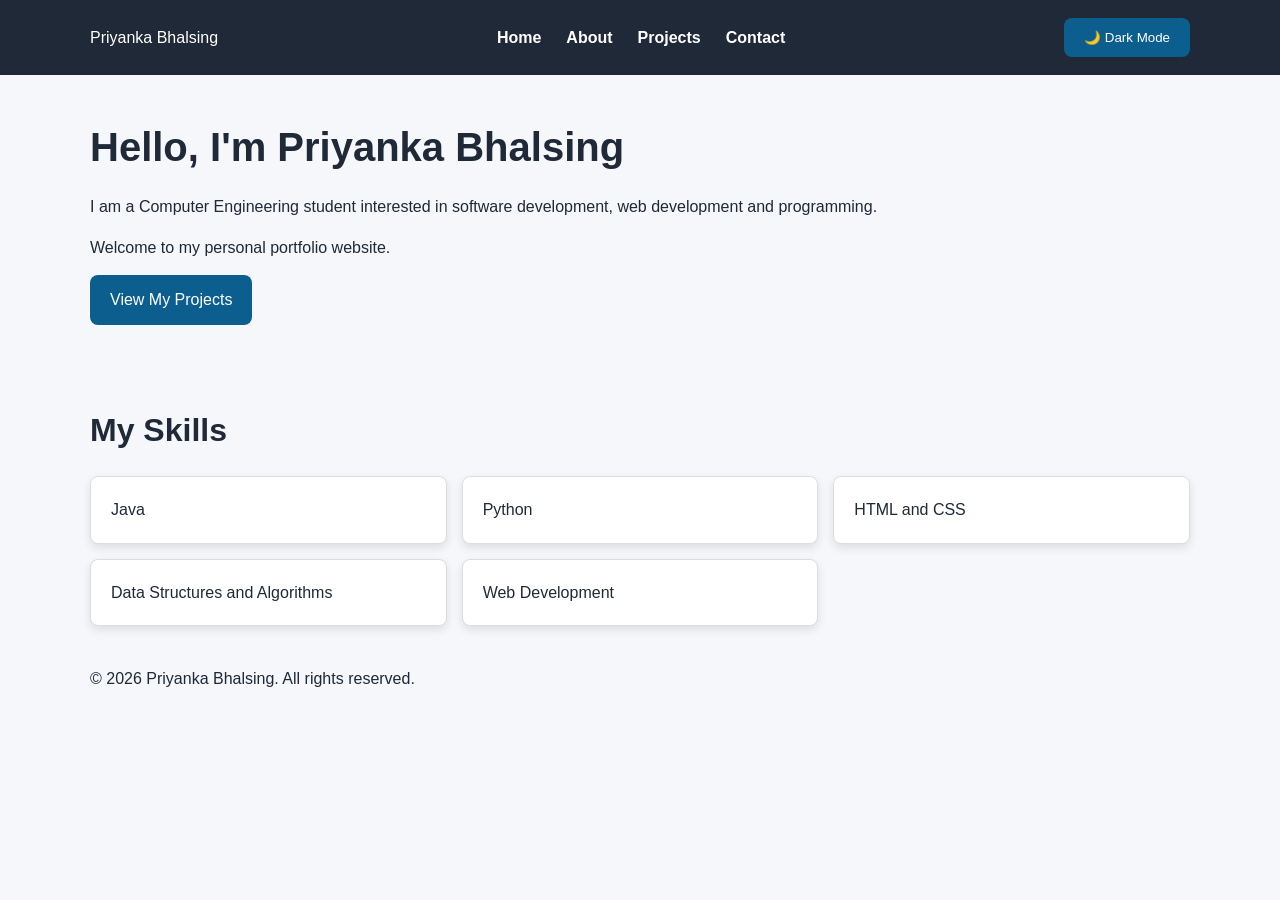
<file: index.html>
<!DOCTYPE html>
<html lang="en">

<head>
    <meta charset="UTF-8">

    <meta name="viewport" content="width=device-width, initial-scale=1.0">

    <meta name="description"
          content="Priyanka Bhalsing - Computer Engineering student portfolio showcasing skills, projects and contact information.">

    <meta name="author" content="Priyanka Bhalsing">

    <meta name="robots" content="index, follow">

    <title>Priyanka Bhalsing | Computer Engineering Student</title>

    <link rel="stylesheet" href="css/style.css">
</head>

<body>

    <!-- Skip link helps keyboard and screen-reader users -->
    <a href="#main-content" class="skip-link">
        Skip to main content
    </a>

    <header>

        <nav class="navbar container" aria-label="Main navigation">

            <a href="index.html" aria-label="Go to Home page">
                Priyanka Bhalsing
            </a>

            <ul class="nav-links">

                <li>
                    <a href="index.html" aria-current="page">
                        Home
                    </a>
                </li>

                <li>
                    <a href="about.html">
                        About
                    </a>
                </li>

                <li>
                    <a href="projects.html">
                        Projects
                    </a>
                </li>

                <li>
                    <a href="contact.html">
                        Contact
                    </a>
                </li>

            </ul>

            <!-- Light/Dark Mode Button -->
            <button
                type="button"
                id="theme-toggle"
                aria-label="Toggle dark mode"
                aria-pressed="false">
                🌙 Dark Mode
            </button>

        </nav>

    </header>

    <main id="main-content">

        <section
            class="container"
            aria-labelledby="intro-heading">

            <h1 id="intro-heading">
                Hello, I'm Priyanka Bhalsing
            </h1>

            <p>
                I am a Computer Engineering student interested in
                software development, web development and programming.
            </p>

            <p>
                Welcome to my personal portfolio website.
            </p>

            <a href="projects.html" class="btn">
                View My Projects
            </a>

        </section>

        <section
            class="container"
            aria-labelledby="skills-heading">

            <h2 id="skills-heading">
                My Skills
            </h2>

            <ul>

                <li>Java</li>

                <li>Python</li>

                <li>HTML and CSS</li>

                <li>Data Structures and Algorithms</li>

                <li>Web Development</li>

            </ul>

        </section>

    </main>

    <footer>

        <div class="container">

            <p>
                &copy; 2026 Priyanka Bhalsing. All rights reserved.
            </p>

        </div>

    </footer>
<script src="js/script.js"></script>
</body>
</html>
</file>
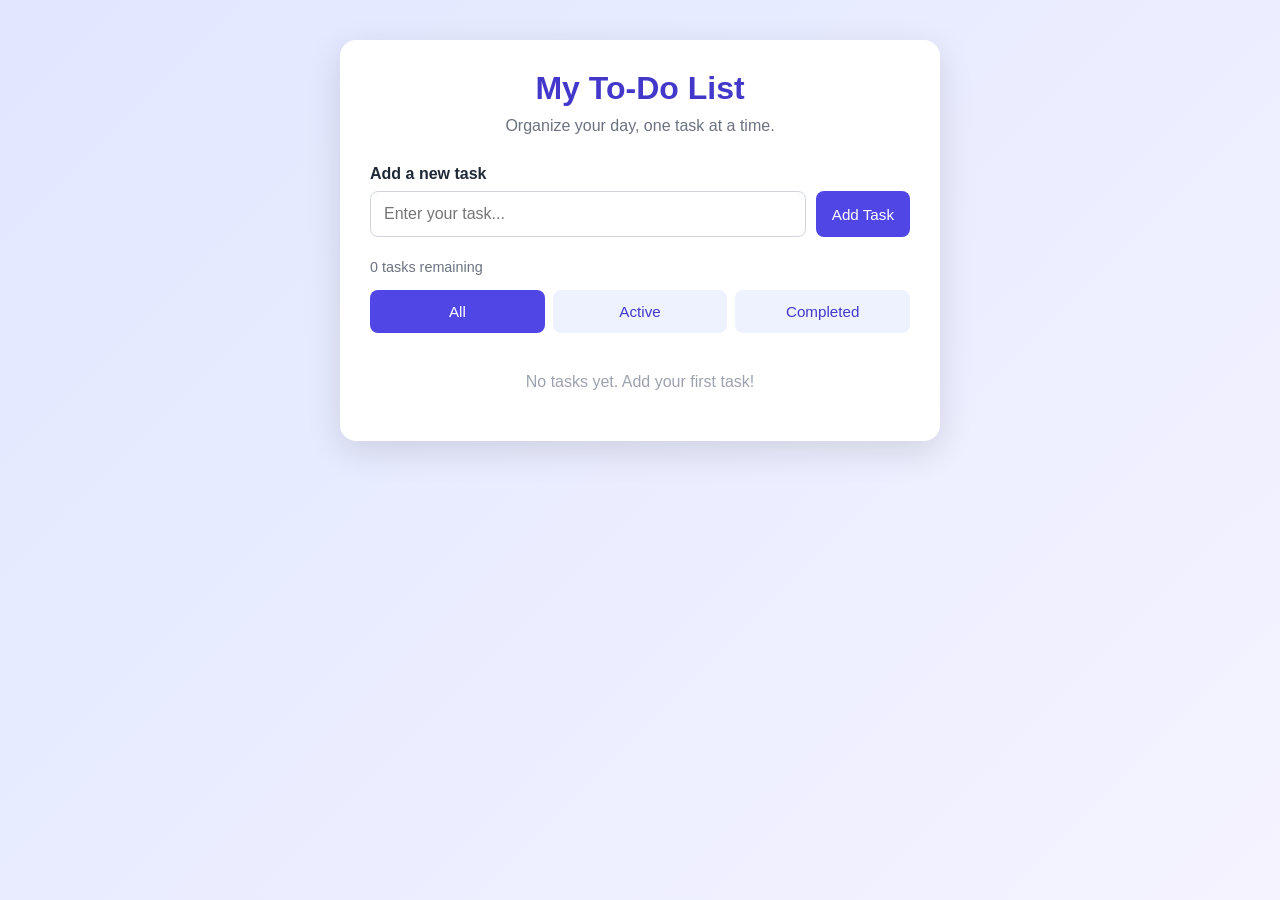
<file: todo-app/index.html>
<!DOCTYPE html>
<html lang="en">
<head>
    <meta charset="UTF-8">
    <meta name="viewport" content="width=device-width, initial-scale=1.0">
    <meta name="description" content="A simple To-Do List application to manage daily tasks.">
    <title>My To-Do List</title>
    <link rel="stylesheet" href="style.css">
    <script src="script.js" defer></script>
</head>
<body>
    <main class="todo-container">
        <h1>My To-Do List</h1>
        <p class="subtitle">Organize your day, one task at a time.</p>

        <form id="todo-form">
            <label for="task-input">Add a new task</label>
            <div class="input-group">
                <input
                    type="text"
                    id="task-input"
                    placeholder="Enter your task..."
                    maxlength="200"
                    required
                >
                <button type="submit">Add Task</button>
            </div>
        </form>

        <p id="task-count" aria-live="polite">0 tasks remaining</p>

        <div class="filters" role="group" aria-label="Filter tasks">
            <button type="button" class="filter-btn active" data-filter="all" aria-pressed="true">All</button>
            <button type="button" class="filter-btn" data-filter="active" aria-pressed="false">Active</button>
            <button type="button" class="filter-btn" data-filter="completed" aria-pressed="false">Completed</button>
        </div>

        <ul id="task-list" aria-label="Your tasks"></ul>

        <p id="empty-message">No tasks yet. Add your first task!</p>
    </main>
</body>
</html>
</file>
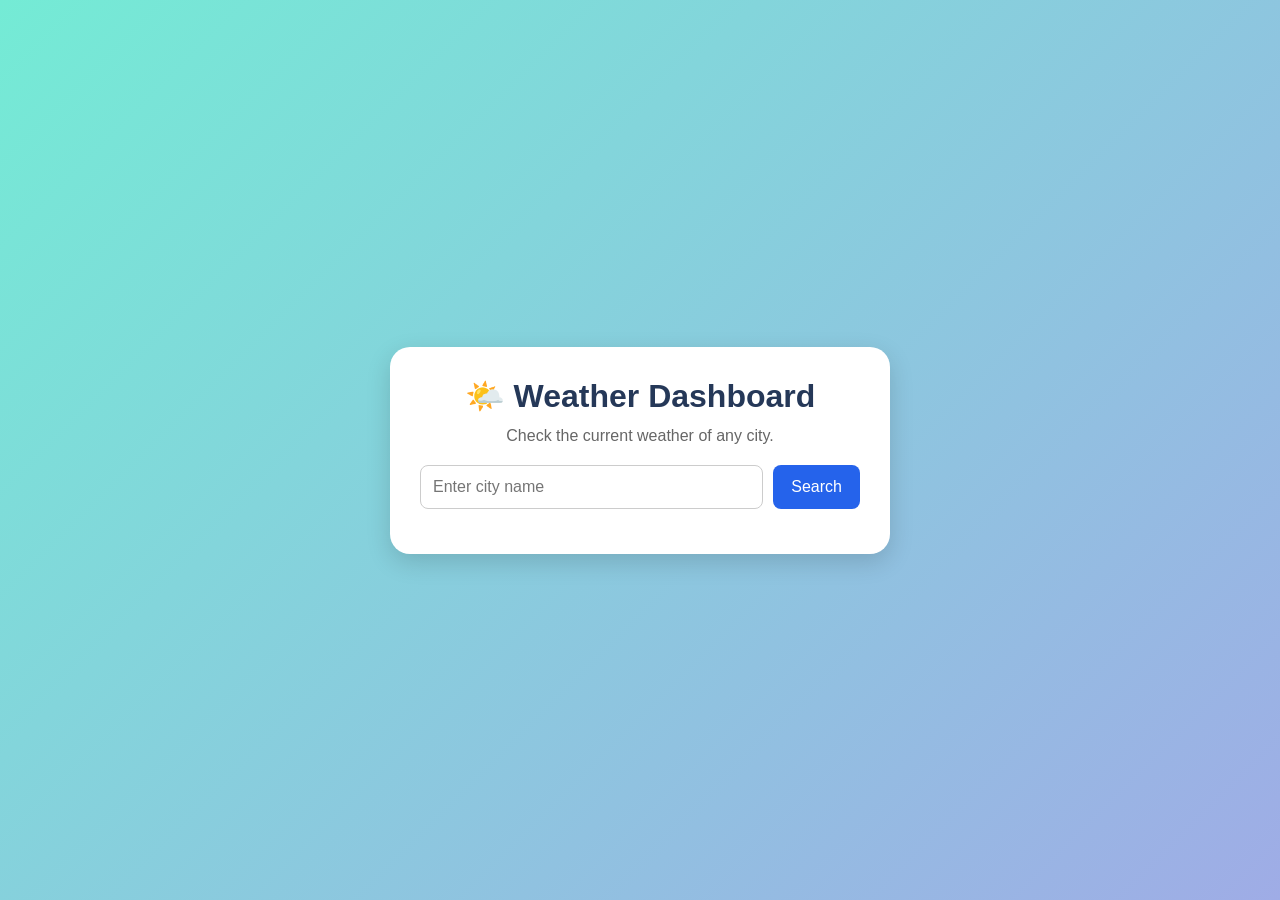
<file: weather-app/index.html>
<!DOCTYPE html>
<html lang="en">
<head>
    <meta charset="UTF-8">
    <meta name="viewport" content="width=device-width, initial-scale=1.0">
    <title>Weather Dashboard</title>
    <link rel="stylesheet" href="style.css">
</head>
<body>
    <div class="container">
        <h1>🌤️ Weather Dashboard</h1>
        <p>Check the current weather of any city.</p>

        <div class="search-box">
            <input type="text" id="cityInput" placeholder="Enter city name">
            <button id="searchBtn">Search</button>
        </div>

        <p id="message"></p>

        <div id="weatherCard" class="weather-card hidden">
            <h2 id="cityName">City</h2>
            <h3 id="temperature">-- °C</h3>
            <p id="condition">Weather condition</p>

            <div class="weather-details">
                <div class="detail">
                    <span>💧 Humidity</span>
                    <strong id="humidity">--%</strong>
                </div>
                <div class="detail">
                    <span>💨 Wind Speed</span>
                    <strong id="windSpeed">-- km/h</strong>
                </div>
            </div>
        </div>
    </div>

    <script src="script.js"></script>
</body>
</html>
</file>
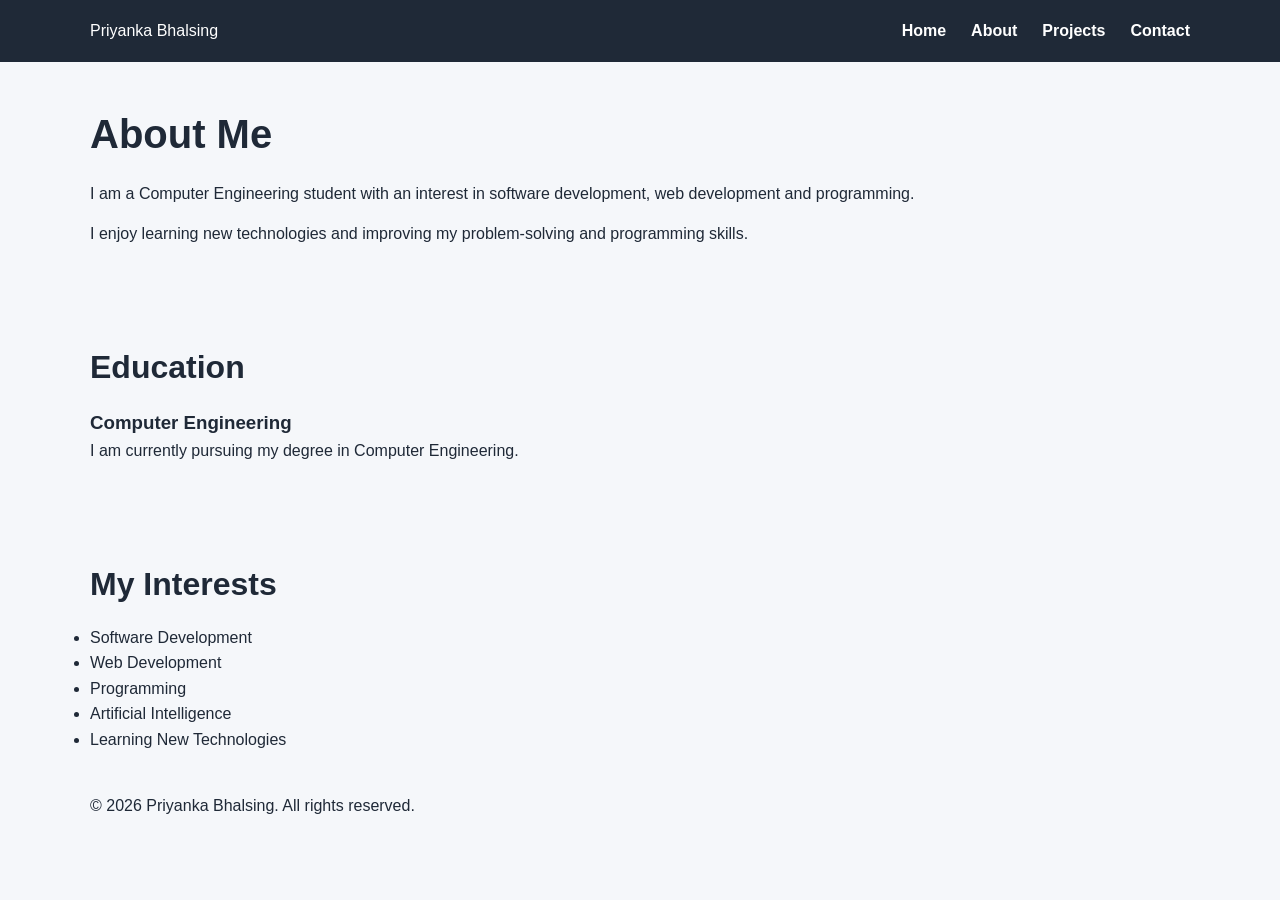
<file: about.html>
<!DOCTYPE html>
<html lang="en">

<head>
    <meta charset="UTF-8">

    <meta name="viewport" content="width=device-width, initial-scale=1.0">

    <meta name="description"
          content="About Priyanka Bhalsing, a Computer Engineering student interested in software development and web development.">

    <meta name="author" content="Priyanka Bhalsing">

    <meta name="robots" content="index, follow">

    <title>About | Priyanka Bhalsing</title>

    <link rel="stylesheet" href="css/style.css">
</head>

<body>

    <a href="#main-content" class="skip-link">
        Skip to main content
    </a>

    <header>

        <nav class="navbar container" aria-label="Main navigation">

            <a href="index.html" aria-label="Go to Home page">
                Priyanka Bhalsing
            </a>

            <ul class="nav-links">

                <li>
                    <a href="index.html">Home</a>
                </li>

                <li>
                    <a href="about.html" aria-current="page">
                        About
                    </a>
                </li>

                <li>
                    <a href="projects.html">Projects</a>
                </li>

                <li>
                    <a href="contact.html">Contact</a>
                </li>

            </ul>

        </nav>

    </header>

    <main id="main-content">

        <section class="container" aria-labelledby="about-heading">

            <h1 id="about-heading">About Me</h1>

            <p>
                I am a Computer Engineering student with an interest
                in software development, web development and programming.
            </p>

            <p>
                I enjoy learning new technologies and improving my
                problem-solving and programming skills.
            </p>

        </section>

        <section class="container" aria-labelledby="education-heading">

            <h2 id="education-heading">Education</h2>

            <article>

                <h3>Computer Engineering</h3>

                <p>
                    I am currently pursuing my degree in Computer Engineering.
                </p>

            </article>

        </section>

        <section class="container" aria-labelledby="interests-heading">

            <h2 id="interests-heading">My Interests</h2>

            <ul>
                <li>Software Development</li>
                <li>Web Development</li>
                <li>Programming</li>
                <li>Artificial Intelligence</li>
                <li>Learning New Technologies</li>
            </ul>

        </section>

    </main>

    <footer>

        <div class="container">

            <p>
                &copy; 2026 Priyanka Bhalsing. All rights reserved.
            </p>

        </div>

    </footer>

</body>
</html>
</file>
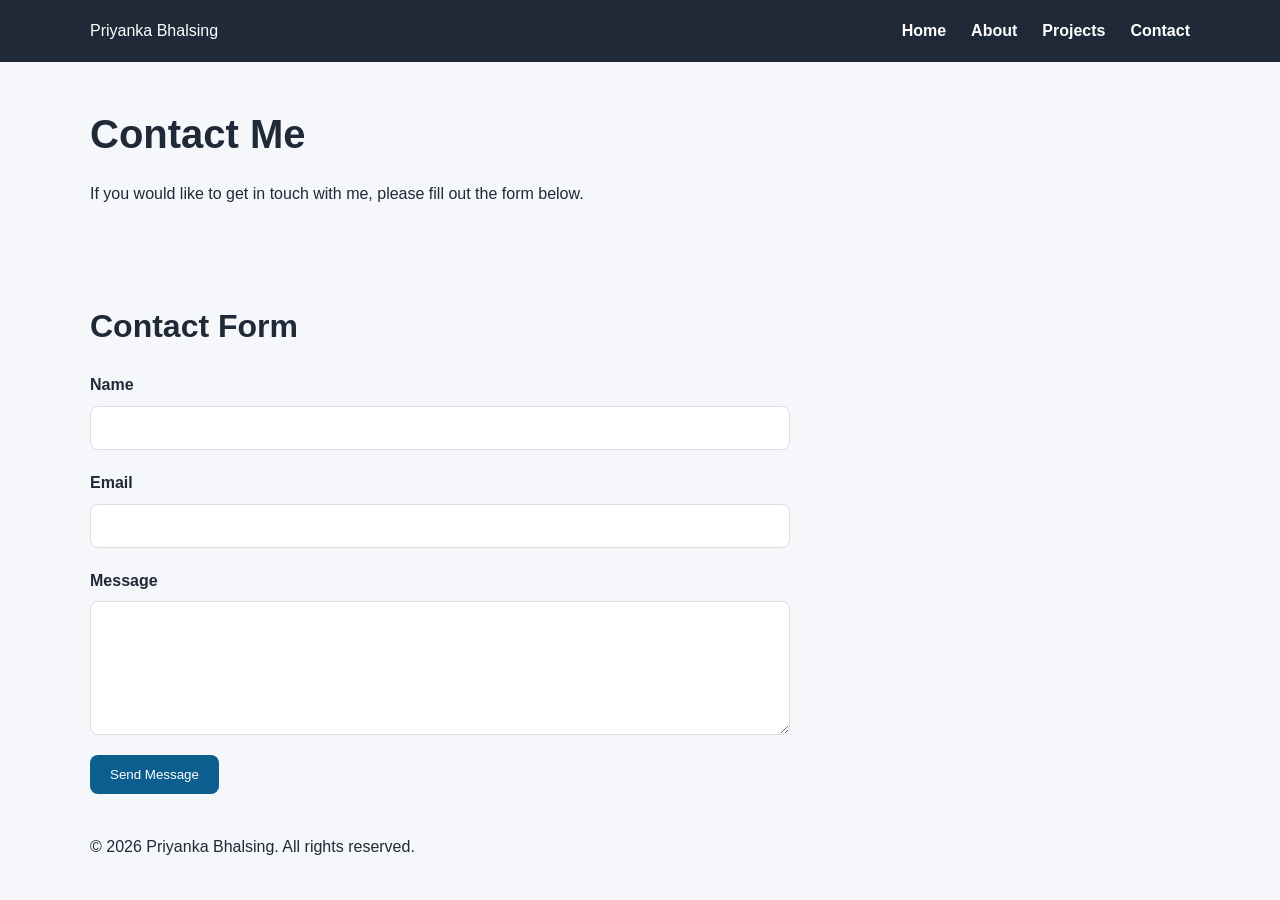
<file: contact.html>
<!DOCTYPE html>
<html lang="en">

<head>
    <meta charset="UTF-8">

    <meta name="viewport" content="width=device-width, initial-scale=1.0">

    <meta name="description"
          content="Contact Priyanka Bhalsing for software development and web development opportunities.">

    <meta name="author" content="Priyanka Bhalsing">

    <meta name="robots" content="index, follow">

    <title>Contact | Priyanka Bhalsing</title>

    <link rel="stylesheet" href="css/style.css">
</head>

<body>

    <a href="#main-content" class="skip-link">
        Skip to main content
    </a>

    <header>

        <nav class="navbar container" aria-label="Main navigation">

            <a href="index.html" aria-label="Go to Home page">
                Priyanka Bhalsing
            </a>

            <ul class="nav-links">

                <li>
                    <a href="index.html">Home</a>
                </li>

                <li>
                    <a href="about.html">About</a>
                </li>

                <li>
                    <a href="projects.html">Projects</a>
                </li>

                <li>
                    <a href="contact.html" aria-current="page">
                        Contact
                    </a>
                </li>

            </ul>

        </nav>

    </header>

    <main id="main-content">

        <section class="container" aria-labelledby="contact-heading">

            <h1 id="contact-heading">Contact Me</h1>

            <p>
                If you would like to get in touch with me,
                please fill out the form below.
            </p>

        </section>

        <section class="container" aria-labelledby="form-heading">

            <h2 id="form-heading">Contact Form</h2>

            <form id="contact-form">

                <div>
                    <label for="name">Name</label>
                    <input
                        type="text"
                        id="name"
                        name="name"
                        required
                        autocomplete="name"
                    >
                </div>

                <div>
                    <label for="email">Email</label>
                    <input
                        type="email"
                        id="email"
                        name="email"
                        required
                        autocomplete="email"
                    >
                </div>

                <div>
                    <label for="message">Message</label>
                    <textarea
                        id="message"
                        name="message"
                        rows="6"
                        required
                    ></textarea>
                </div>

                <button type="submit">
                    Send Message
                </button>

            </form>

        </section>

    </main>

    <footer>

        <div class="container">

            <p>
                &copy; 2026 Priyanka Bhalsing. All rights reserved.
            </p>

        </div>

    </footer>
<script src="js/script.js"></script>


</body>
</html>
</file>
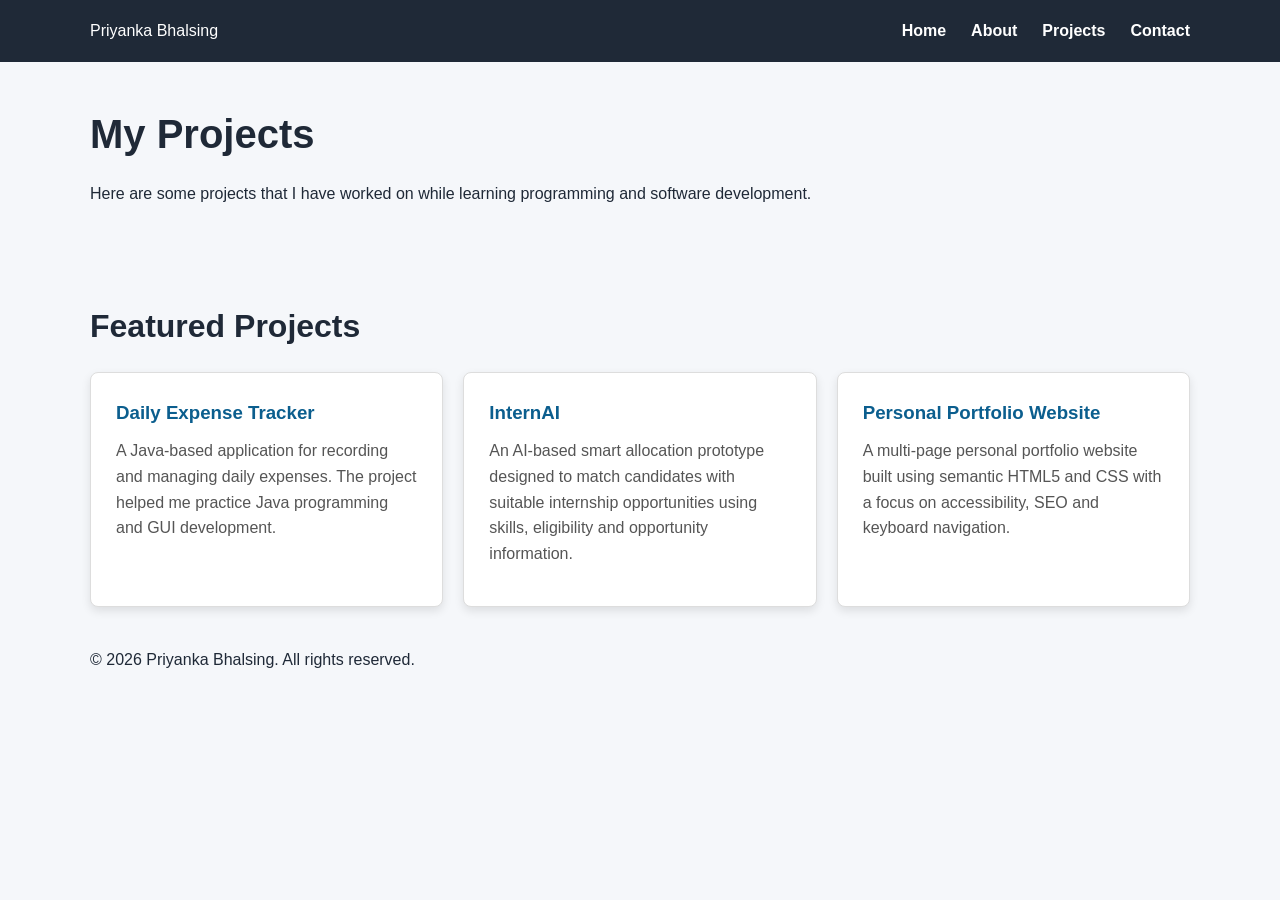
<file: projects.html>
<!DOCTYPE html>
<html lang="en">

<head>
    <meta charset="UTF-8">

    <meta name="viewport" content="width=device-width, initial-scale=1.0">

    <meta name="description"
          content="Projects by Priyanka Bhalsing, including Java, web development and AI-based projects.">

    <meta name="author" content="Priyanka Bhalsing">

    <meta name="robots" content="index, follow">

    <title>Projects | Priyanka Bhalsing</title>

    <link rel="stylesheet" href="css/style.css">
</head>

<body>

    <a href="#main-content" class="skip-link">
        Skip to main content
    </a>

    <header>

        <nav class="navbar container" aria-label="Main navigation">

            <a href="index.html" aria-label="Go to Home page">
                Priyanka Bhalsing
            </a>

            <ul class="nav-links">

                <li>
                    <a href="index.html">Home</a>
                </li>

                <li>
                    <a href="about.html">About</a>
                </li>

                <li>
                    <a href="projects.html" aria-current="page">
                        Projects
                    </a>
                </li>

                <li>
                    <a href="contact.html">Contact</a>
                </li>

            </ul>

        </nav>

    </header>

    <main id="main-content">

        <section aria-labelledby="projects-heading" class="container">

            <h1 id="projects-heading">My Projects</h1>

            <p>
                Here are some projects that I have worked on while
                learning programming and software development.
            </p>

        </section>

        <section aria-labelledby="project-list-heading" class="container">

            <h2 id="project-list-heading">Featured Projects</h2>

            <div class="projects-grid">

                <article>

                    <h3>Daily Expense Tracker</h3>

                    <p>
                        A Java-based application for recording and managing
                        daily expenses. The project helped me practice
                        Java programming and GUI development.
                    </p>

                </article>

                <article>

                    <h3>InternAI</h3>

                    <p>
                        An AI-based smart allocation prototype designed to
                        match candidates with suitable internship
                        opportunities using skills, eligibility and
                        opportunity information.
                    </p>

                </article>

                <article>

                    <h3>Personal Portfolio Website</h3>

                    <p>
                        A multi-page personal portfolio website built using
                        semantic HTML5 and CSS with a focus on accessibility,
                        SEO and keyboard navigation.
                    </p>

                </article>

            </div>

        </section>

    </main>

    <footer>

        <div class="container">

            <p>
                &copy; 2026 Priyanka Bhalsing. All rights reserved.
            </p>

        </div>

    </footer>

</body>
</html>
</file>
<file: css/style.css>
/* ================================
   CSS VARIABLES - LIGHT THEME
   ================================ */

:root {
    --primary-color: #0b5e8e;
    --secondary-color: #1f2937;
    --background-color: #f5f7fa;
    --surface-color: #ffffff;
    --text-color: #1f2937;
    --muted-text-color: #555555;
    --border-color: #dddddd;
    --shadow-color: rgba(0, 0, 0, 0.1);
    --button-text-color: #ffffff;

    --max-width: 1100px;
    --border-radius: 8px;
    --transition: 0.3s ease;
}

/* ================================
   DARK THEME
   ================================ */

[data-theme="dark"] {
    --primary-color: #38bdf8;
    --secondary-color: #e5e7eb;
    --background-color: #111827;
    --surface-color: #1f2937;
    --text-color: #f9fafb;
    --muted-text-color: #d1d5db;
    --border-color: #374151;
    --shadow-color: rgba(0, 0, 0, 0.4);
    --button-text-color: #111827;
}

/* ================================
   BASIC RESET
   ================================ */

* {
    box-sizing: border-box;
    margin: 0;
    padding: 0;
}

html {
    scroll-behavior: smooth;
}

body {
    font-family: Arial, sans-serif;
    background-color: var(--background-color);
    color: var(--text-color);
    line-height: 1.6;
    transition: background-color var(--transition),
                color var(--transition);
}

/* ================================
   COMMON CONTAINER
   ================================ */

.container {
    width: 90%;
    max-width: var(--max-width);
    margin: 0 auto;
}

/* ================================
   LINKS
   ================================ */

a {
    color: var(--primary-color);
    text-decoration: none;
}

a:hover {
    text-decoration: underline;
}

/* ================================
   BUTTON
   ================================ */

button,
.btn {
    display: inline-block;
    padding: 12px 20px;
    border: none;
    border-radius: var(--border-radius);
    background-color: var(--primary-color);
    color: var(--button-text-color);
    cursor: pointer;
    transition: transform var(--transition),
                background-color var(--transition);
}

button:hover,
.btn:hover {
    transform: translateY(-2px);
}

/* ================================
   NAVBAR - FLEXBOX
   ================================ */

header {
    background-color: var(--secondary-color);
    color: var(--surface-color);
    padding: 18px 0;
}

.navbar {
    display: flex;
    flex-direction: column;
    align-items: center;
    gap: 15px;
}

.navbar h1 {
    font-size: 1.5rem;
}

.nav-links {
    display: flex;
    align-items: center;
    gap: 25px;
    list-style: none;
}

.nav-links a {
    color: var(--surface-color);
    font-weight: 600;
    transition: color var(--transition);
}

.nav-links a:hover {
    color: var(--primary-color);
}

/* ================================
   SKILLS - CSS GRID
   ================================ */

#skills-heading + ul {
    display: grid;
    grid-template-columns: 1fr;
    gap: 15px;
    list-style: none;
    margin-top: 20px;
}

#skills-heading + ul li {
    background-color: var(--surface-color);
    border: 1px solid var(--border-color);
    border-radius: var(--border-radius);
    padding: 20px;
    box-shadow: 0 4px 10px var(--shadow-color);
    transition: transform var(--transition),
                box-shadow var(--transition);
}

#skills-heading + ul li:hover {
    transform: translateY(-4px);
    box-shadow: 0 6px 15px var(--shadow-color);
}
/* ================================
   PROJECTS - CSS GRID
   ================================ */

.projects-grid {
    display: grid;
    grid-template-columns: 1fr;
    gap: 20px;
    margin-top: 20px;
}

.projects-grid article {
    background-color: var(--surface-color);
    border: 1px solid var(--border-color);
    border-radius: var(--border-radius);
    padding: 25px;
    box-shadow: 0 4px 10px var(--shadow-color);
    transition: transform var(--transition),
                box-shadow var(--transition);
}

.projects-grid article:hover {
    transform: translateY(-5px);
    box-shadow: 0 6px 15px var(--shadow-color);
}

.projects-grid h3 {
    margin-bottom: 10px;
    color: var(--primary-color);
}

.projects-grid p {
    color: var(--muted-text-color);
}
/* ================================
   RESPONSIVE PROJECT GRID
   ================================ */

@media (min-width: 768px) {

    .projects-grid {
        grid-template-columns: repeat(3, 1fr);
    }

}
/* ================================
   RESPONSIVE SKILLS GRID
   ================================ */

@media (min-width: 768px) {

    #skills-heading + ul {
        grid-template-columns: repeat(3, 1fr);
    }

}
/* ================================
   RESPONSIVE NAVBAR
   ================================ */

@media (min-width: 768px) {

    .navbar {
        flex-direction: row;
        justify-content: space-between;
        align-items: center;
    }

}
/* ================================
   CONTACT FORM
   ================================ */

form {
    display: flex;
    flex-direction: column;
    gap: 20px;
    margin-top: 20px;
    max-width: 700px;
}

form div {
    display: flex;
    flex-direction: column;
    gap: 8px;
}

label {
    font-weight: 600;
    color: var(--text-color);
}

input,
textarea {
    width: 100%;
    padding: 12px;
    border: 1px solid var(--border-color);
    border-radius: var(--border-radius);
    background-color: var(--surface-color);
    color: var(--text-color);
    font-family: inherit;
    font-size: 1rem;
    transition: border-color var(--transition),
                box-shadow var(--transition);
}

input:focus,
textarea:focus {
    outline: 3px solid var(--primary-color);
    outline-offset: 2px;
}

textarea {
    resize: vertical;
}

form button {
    align-self: flex-start;
}
/* ================================
   RESPONSIVE HOME PAGE
   ================================ */

main section {
    padding: 40px 0;
}

main section h1 {
    margin-bottom: 15px;
    font-size: 2rem;
}

main section h2 {
    margin-bottom: 15px;
    font-size: 1.6rem;
}

main section p {
    margin-bottom: 15px;
}

/* Desktop layout */
@media (min-width: 768px) {

    main section h1 {
        font-size: 2.5rem;
    }

    main section h2 {
        font-size: 2rem;
    }

}
/* ================================
   ACCESSIBILITY
   ================================ */

/* Skip link */
.skip-link {
    position: absolute;
    top: -50px;
    left: 10px;
    z-index: 1000;
    padding: 10px 15px;
    background-color: var(--primary-color);
    color: var(--button-text-color);
    border-radius: var(--border-radius);
}

.skip-link:focus {
    top: 10px;
}

/* Keyboard focus */
a:focus-visible,
button:focus-visible,
input:focus-visible,
textarea:focus-visible {
    outline: 3px solid var(--primary-color);
    outline-offset: 3px;
}
/* ================================
   NAVBAR ACCESSIBILITY CONTRAST
   ================================ */

.navbar > a {
    color: var(--surface-color);
}

.navbar > a:hover {
    color: var(--primary-color);
}
</file>
<file: todo-app/style.css>
/* General Reset */
* {
    margin: 0;
    padding: 0;
    box-sizing: border-box;
}

body {
    font-family: Arial, sans-serif;
    background: linear-gradient(135deg, #e0e7ff, #f5f3ff);
    color: #1f2937;
    min-height: 100vh;
    padding: 40px 16px;
}

/* Main Container */
.todo-container {
    background: #ffffff;
    max-width: 600px;
    width: 100%;
    margin: 0 auto;
    padding: 30px;
    border-radius: 16px;
    box-shadow: 0 10px 35px rgba(0, 0, 0, 0.12);
}

h1 {
    text-align: center;
    color: #4338ca;
    margin-bottom: 10px;
    font-size: 2rem;
}

.subtitle {
    text-align: center;
    color: #6b7280;
    margin-bottom: 30px;
}

/* Form */
#todo-form label {
    display: block;
    margin-bottom: 8px;
    font-weight: bold;
}

.input-group {
    display: flex;
    gap: 10px;
}

#task-input {
    flex: 1;
    min-width: 0;
    padding: 13px;
    border: 1px solid #d1d5db;
    border-radius: 8px;
    font-size: 1rem;
}

#task-input:focus {
    outline: 3px solid #c7d2fe;
    border-color: #4f46e5;
}

button {
    border: none;
    border-radius: 8px;
    padding: 12px 16px;
    background: #4f46e5;
    color: white;
    font-size: 0.95rem;
    cursor: pointer;
    transition: background 0.2s, transform 0.2s;
}

button:hover {
    background: #3730a3;
}

button:active {
    transform: scale(0.97);
}

button:focus-visible {
    outline: 3px solid #818cf8;
    outline-offset: 3px;
}

/* Task Count */
#task-count {
    margin: 22px 0 15px;
    color: #6b7280;
    font-size: 0.9rem;
}

/* Filters */
.filters {
    display: flex;
    gap: 8px;
    margin-bottom: 20px;
    flex-wrap: wrap;
}

.filter-btn {
    flex: 1;
    background: #eef2ff;
    color: #4338ca;
    border: 1px solid transparent;
}

.filter-btn:hover {
    background: #e0e7ff;
}

.filter-btn.active {
    background: #4f46e5;
    color: #ffffff;
}

/* Task List */
#task-list {
    list-style: none;
}

.task-item {
    display: flex;
    align-items: center;
    gap: 10px;
    padding: 14px 0;
    border-bottom: 1px solid #e5e7eb;
}

.task-item input[type="checkbox"] {
    width: 18px;
    height: 18px;
    cursor: pointer;
    flex-shrink: 0;
}

.task-text {
    flex: 1;
    min-width: 0;
    overflow-wrap: anywhere;
}

.task-item.completed .task-text {
    text-decoration: line-through;
    color: #9ca3af;
}

.task-actions {
    display: flex;
    gap: 6px;
    flex-shrink: 0;
}

.edit-btn {
    background: #0891b2;
}

.edit-btn:hover {
    background: #0e7490;
}

.delete-btn {
    background: #dc2626;
}

.delete-btn:hover {
    background: #b91c1c;
}

/* Empty Message */
#empty-message {
    text-align: center;
    color: #9ca3af;
    padding: 20px 0;
}

/* Mobile Responsive Design */
@media (max-width: 480px) {
    body {
        padding: 20px 10px;
    }

    .todo-container {
        padding: 22px 16px;
    }

    h1 {
        font-size: 1.7rem;
    }

    .input-group {
        flex-direction: column;
    }

    .input-group button {
        width: 100%;
    }

    .task-item {
        flex-wrap: wrap;
    }

    .task-actions {
        margin-left: 28px;
    }
}
</file>
<file: weather-app/style.css>
* {
    margin: 0;
    padding: 0;
    box-sizing: border-box;
}

body {
    font-family: Arial, sans-serif;
    min-height: 100vh;
    display: flex;
    justify-content: center;
    align-items: center;
    background: linear-gradient(135deg, #74ebd5, #9face6);
    padding: 20px;
}

.container {
    width: 100%;
    max-width: 500px;
    padding: 30px;
    background: white;
    border-radius: 20px;
    text-align: center;
    box-shadow: 0 8px 25px rgba(0, 0, 0, 0.15);
}

h1 {
    color: #253858;
    margin-bottom: 12px;
}

.container > p {
    color: #666;
    margin-bottom: 20px;
}

.search-box {
    display: flex;
    gap: 10px;
    margin-bottom: 15px;
}

input {
    flex: 1;
    min-width: 0;
    padding: 12px;
    border: 1px solid #ccc;
    border-radius: 8px;
    font-size: 16px;
}

button {
    padding: 12px 18px;
    border: none;
    border-radius: 8px;
    background: #2563eb;
    color: white;
    font-size: 16px;
    cursor: pointer;
}

button:hover {
    background: #1d4ed8;
}

button:disabled {
    opacity: 0.6;
    cursor: not-allowed;
}

#message {
    color: #d93025;
    margin: 12px 0;
}

.weather-card {
    margin-top: 20px;
    padding: 25px 15px;
    background: #eff6ff;
    border-radius: 15px;
}

.weather-card h2 {
    color: #253858;
    margin-bottom: 12px;
}

#temperature {
    font-size: 38px;
    color: #2563eb;
    margin-bottom: 10px;
}

#condition {
    color: #555;
    margin-bottom: 20px;
}

.weather-details {
    display: flex;
    justify-content: space-around;
    gap: 12px;
}

.detail {
    display: flex;
    flex-direction: column;
    gap: 10px;
    padding: 12px;
}

.detail span {
    color: #555;
}

.detail strong {
    color: #253858;
}

.hidden {
    display: none;
}

@media (max-width: 400px) {
    .container {
        padding: 20px 15px;
    }

    h1 {
        font-size: 24px;
    }

    .search-box {
        flex-direction: column;
    }

    button {
        width: 100%;
    }

    #temperature {
        font-size: 32px;
    }
}
</file>
